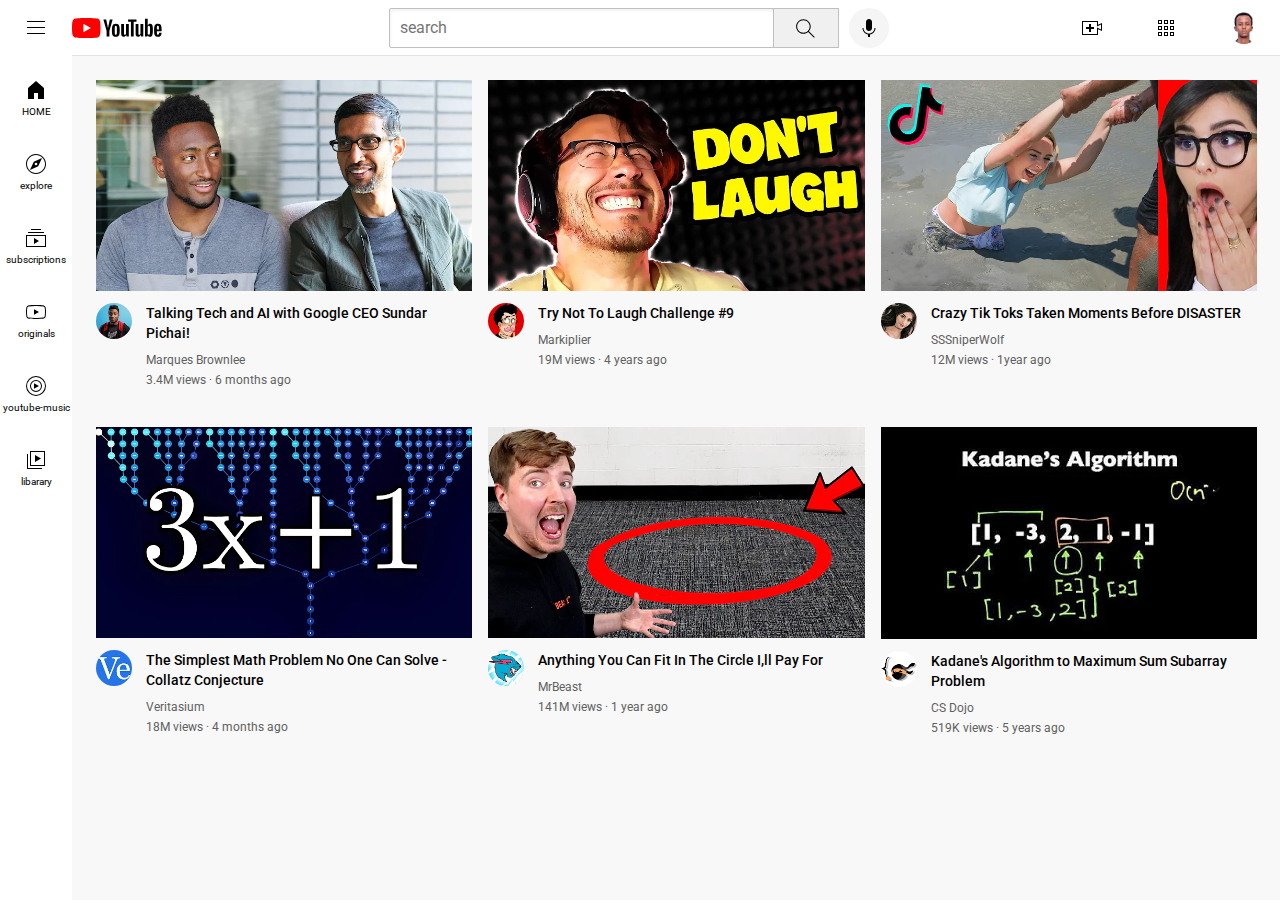
<file: index.html>
<!DOCTYPE html><html>
<head>
<title>youtube.com clone</title>
<link rel="preconnect" href="https://fonts.googleapis.com">
<link rel="preconnect" href="https://fonts.gstatic.com" crossorigin>
<link href="https://fonts.googleapis.com/css2?family=Roboto:wght@400;500;700&display=swap" rel="stylesheet">
<link rel="stylesheet" href="styles.css">
</head>












</head>
<body>
    <div class="header">
        <div class="left-section">   <img class="hamburger-menu" src="icons/hamburger-menu.svg">
        <img class="youtube-logo" src="icons/youtube-logo.svg"></div>
        <div class="middle-section"> <input class="search-bar" type="text" placeholder="search">
        <button class="search-button"><img class="search-icon" src="icons/search.svg">
            <div class="tooltip">search</div></button> 
        <button class="voice-search-button"><img class="voice-search-icon" src="icons/voice-search-icon.svg"></button></div>
          <div class="right-section"> <img class="upload-icon" src="icons/upload.svg"> <img class="youtube-apps-icon" src="icons/youtube-apps.svg">
            <img class="current-user-picture" src="channel- pictures/4432.jpg"></div>  
    
       
    </div>
    <div class="sidebar">
        <div class="sidebar-link"> <img src="icons/home.svg">
            
        <div>HOME</div></div>
        <div class="sidebar-link"><img src="icons/explore.svg"><div>explore</div></div>
        <div class="sidebar-link"><img src="icons/subscriptions.svg"><div>subscriptions</div></div>
        <div class="sidebar-link"><img src="icons/originals.svg"><div>originals</div></div>
        <div class="sidebar-link"><img src="icons/youtube-music.svg"><div>youtube-music</div></div>
        <div class="sidebar-link"><img src="icons/library.svg"><div>libarary</div></div>
    </div>
    <div class="video-grid">
        <div class="video-preview">
            <div class="thumbnail-row"> <img class="thumbnails" src="thumbnails/thumbnail-1.webp"></div>
            <div class="video-info-grid">
             <div class="channel-picture">
                 <img class="profile-picture"  src="channel- pictures/channel-1.jpeg">
             </div>
             <div class="video-info">
                 <p class="video-title"> Talking Tech and AI with Google CEO Sundar Pichai!</p>
         
         
                 <p class="video-author">Marques Brownlee</p>
            
            
                 <p class="video-stats">
                     3.4M views &#183; 6 months ago</p> 
             </div>
             
            
            </div>
         
                </div>
                <div class="video-preview">
                 <div class="thumbnail-row"> <img class="thumbnails" src="thumbnails/thumbnail-2 (1).webp"></div>
                 
                 <div class="video-info-grid">
                  <div class="channel-picture">
                      <img class="profile-picture"  src="channel- pictures/channel-2.jpeg">
                  </div>
                  <div class="video-info">
                      <p class="video-title"> Try Not To Laugh Challenge #9</p>
              
              
                      <p class="video-author">Markiplier</p>
                 
                 
                      <p class="video-stats">
                         19M views &#183; 4 years ago</p> 
                  </div>
                  
                 
                 </div>
              
                     </div>
                   
                     <div class="video-preview">
                         <div class="thumbnail-row"> <img class="thumbnails" src="thumbnails/thumbnail-3.webp"></div>
                         <div class="video-info-grid">
                          <div class="channel-picture">
                              <img class="profile-picture"  src="channel- pictures/channel-3.jpeg">
                          </div>
                          <div class="video-info">
                              <p class="video-title">
                                Crazy Tik Toks Taken Moments Before DISASTER</p>
                      
                      
                              <p class="video-author">SSSniperWolf</p>
                         
                         
                              <p class="video-stats">
                                12M views &#183; 1year ago</p> 
                          </div>
                          
                         
                         </div>
                      
                             </div>
                             <div class="video-preview">
         <div class="thumbnail-row"> <img class="thumbnails" src="thumbnails/thumbnail-4.webp"></div>
                              <div class="video-info-grid">
                               <div class="channel-picture">
                                   <img class="profile-picture"  src="channel- pictures/channel-4.jpeg">
                               </div>
                               <div class="video-info">
                                   <p class="video-title">
                                    The Simplest Math Problem No One Can Solve - Collatz Conjecture</p>
                           
                           
                                   <p class="video-author">Veritasium</p>
                              
                              
                                   <p class="video-stats">
                                    18M views  &#183; 4 months ago</p> 
                               </div>
                               
                              
                              </div>
                           
                                  </div>
                                  <div class="video-preview">
                 <div class="thumbnail-row"> <img class="thumbnails" src="thumbnails/thumbnail-6.webp"></div>
                                     <div class="video-info-grid">
                                      <div class="channel-picture">
                                          <img class="profile-picture"  src="channel- pictures/channel-6.jpeg">
                                      </div>
                                      <div class="video-info">
                                 <p class="video-title"> 
                                    Anything You Can Fit In The Circle I&#44;ll Pay For</p>
                                  
                                  
                                          <p class="video-author">MrBeast</p>
                                     
                                     
                                          <p class="video-stats">
                                            141M views &#183; 1 year ago</p> 
                                      </div>
                                      
                                     
                                     </div>
                                  
                                         </div>
                                         <div class="video-preview">
        <div class="thumbnail-row"> <img class="thumbnails" src="thumbnails/thumbnail-5.webp"></div>
                                          <div class="video-info-grid">
                                           <div class="channel-picture">
                                               <img class="profile-picture"  src="channel- pictures/channel-5.jpeg">
                                           </div>
                                           <div class="video-info">
                                               <p class="video-title"> 
                                                Kadane's Algorithm to Maximum Sum Subarray Problem</p>
                                       
                                       
                                               <p class="video-author">
                                                CS Dojo</p>
                                          
                                          
                                               <p class="video-stats">
                                                519K views &#183; 5 years ago</p> 
                                           </div>
                                           
                                          
                                          </div>
                                       
                                              </div>
    </div>
    
</body>


</html>
</file>
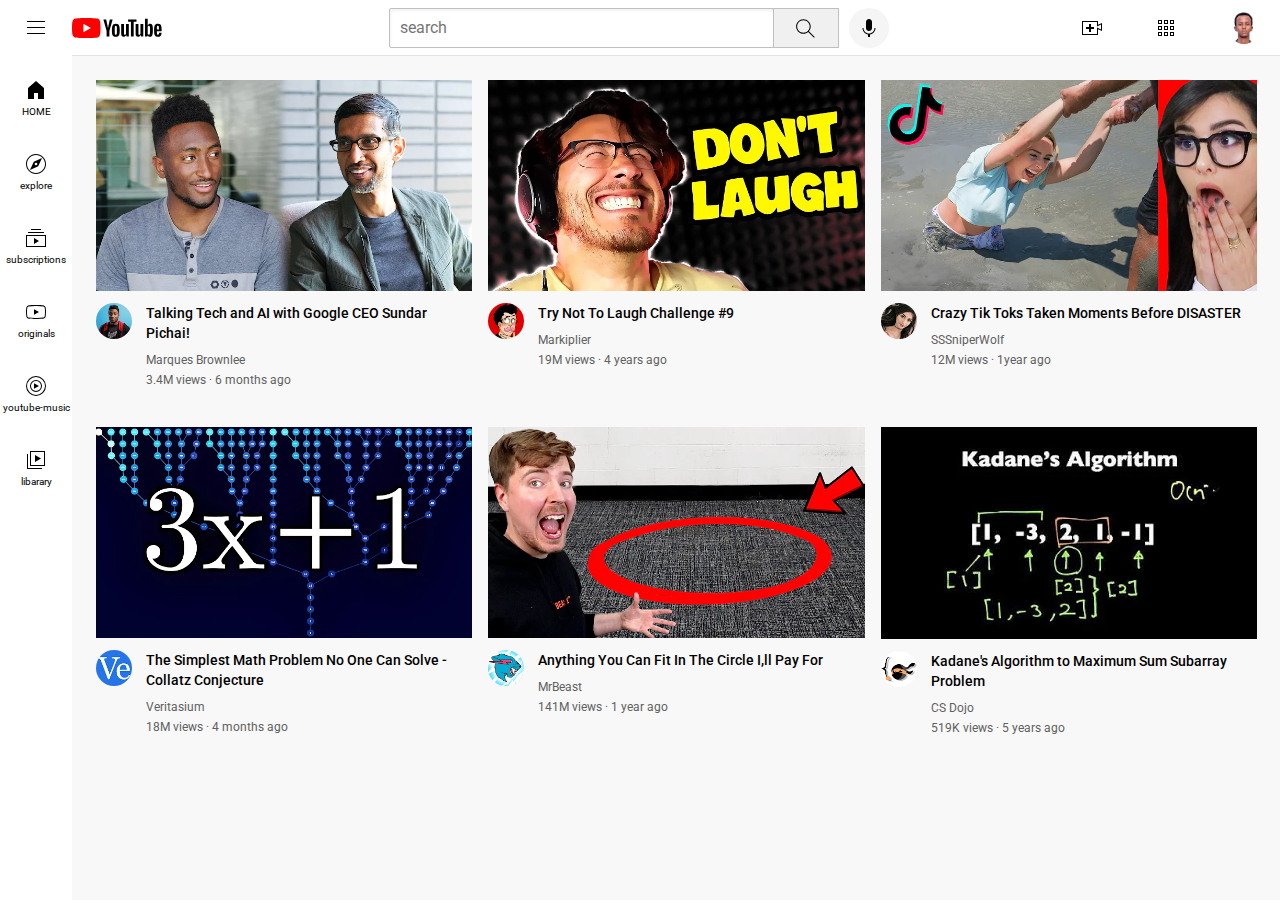
<file: youtube.html>
<!DOCTYPE html><html>
<head>
<title>youtube.com clone</title>
<link rel="preconnect" href="https://fonts.googleapis.com">
<link rel="preconnect" href="https://fonts.gstatic.com" crossorigin>
<link href="https://fonts.googleapis.com/css2?family=Roboto:wght@400;500;700&display=swap" rel="stylesheet">
<link rel="stylesheet" href="styles.css">
</head>












</head>
<body>
    <div class="header">
        <div class="left-section">   <img class="hamburger-menu" src="icons/hamburger-menu.svg">
        <img class="youtube-logo" src="icons/youtube-logo.svg"></div>
        <div class="middle-section"> <input class="search-bar" type="text" placeholder="search">
        <button class="search-button"><img class="search-icon" src="icons/search.svg">
            <div class="tooltip">search</div></button> 
        <button class="voice-search-button"><img class="voice-search-icon" src="icons/voice-search-icon.svg"></button></div>
          <div class="right-section"> <img class="upload-icon" src="icons/upload.svg"> <img class="youtube-apps-icon" src="icons/youtube-apps.svg">
            <img class="current-user-picture" src="channel- pictures/4432.jpg"></div>  
    
       
    </div>
    <div class="sidebar">
        <div class="sidebar-link"> <img src="icons/home.svg">
            
        <div>HOME</div></div>
        <div class="sidebar-link"><img src="icons/explore.svg"><div>explore</div></div>
        <div class="sidebar-link"><img src="icons/subscriptions.svg"><div>subscriptions</div></div>
        <div class="sidebar-link"><img src="icons/originals.svg"><div>originals</div></div>
        <div class="sidebar-link"><img src="icons/youtube-music.svg"><div>youtube-music</div></div>
        <div class="sidebar-link"><img src="icons/library.svg"><div>libarary</div></div>
    </div>
    <div class="video-grid">
        <div class="video-preview">
            <div class="thumbnail-row"> <img class="thumbnails" src="thumbnails/thumbnail-1.webp"></div>
            <div class="video-info-grid">
             <div class="channel-picture">
                 <img class="profile-picture"  src="channel- pictures/channel-1.jpeg">
             </div>
             <div class="video-info">
                 <p class="video-title"> Talking Tech and AI with Google CEO Sundar Pichai!</p>
         
         
                 <p class="video-author">Marques Brownlee</p>
            
            
                 <p class="video-stats">
                     3.4M views &#183; 6 months ago</p> 
             </div>
             
            
            </div>
         
                </div>
                <div class="video-preview">
                 <div class="thumbnail-row"> <img class="thumbnails" src="thumbnails/thumbnail-2 (1).webp"></div>
                 
                 <div class="video-info-grid">
                  <div class="channel-picture">
                      <img class="profile-picture"  src="channel- pictures/channel-2.jpeg">
                  </div>
                  <div class="video-info">
                      <p class="video-title"> Try Not To Laugh Challenge #9</p>
              
              
                      <p class="video-author">Markiplier</p>
                 
                 
                      <p class="video-stats">
                         19M views &#183; 4 years ago</p> 
                  </div>
                  
                 
                 </div>
              
                     </div>
                   
                     <div class="video-preview">
                         <div class="thumbnail-row"> <img class="thumbnails" src="thumbnails/thumbnail-3.webp"></div>
                         <div class="video-info-grid">
                          <div class="channel-picture">
                              <img class="profile-picture"  src="channel- pictures/channel-3.jpeg">
                          </div>
                          <div class="video-info">
                              <p class="video-title">
                                Crazy Tik Toks Taken Moments Before DISASTER</p>
                      
                      
                              <p class="video-author">SSSniperWolf</p>
                         
                         
                              <p class="video-stats">
                                12M views &#183; 1year ago</p> 
                          </div>
                          
                         
                         </div>
                      
                             </div>
                             <div class="video-preview">
         <div class="thumbnail-row"> <img class="thumbnails" src="thumbnails/thumbnail-4.webp"></div>
                              <div class="video-info-grid">
                               <div class="channel-picture">
                                   <img class="profile-picture"  src="channel- pictures/channel-4.jpeg">
                               </div>
                               <div class="video-info">
                                   <p class="video-title">
                                    The Simplest Math Problem No One Can Solve - Collatz Conjecture</p>
                           
                           
                                   <p class="video-author">Veritasium</p>
                              
                              
                                   <p class="video-stats">
                                    18M views  &#183; 4 months ago</p> 
                               </div>
                               
                              
                              </div>
                           
                                  </div>
                                  <div class="video-preview">
                 <div class="thumbnail-row"> <img class="thumbnails" src="thumbnails/thumbnail-6.webp"></div>
                                     <div class="video-info-grid">
                                      <div class="channel-picture">
                                          <img class="profile-picture"  src="channel- pictures/channel-6.jpeg">
                                      </div>
                                      <div class="video-info">
                                 <p class="video-title"> 
                                    Anything You Can Fit In The Circle I&#44;ll Pay For</p>
                                  
                                  
                                          <p class="video-author">MrBeast</p>
                                     
                                     
                                          <p class="video-stats">
                                            141M views &#183; 1 year ago</p> 
                                      </div>
                                      
                                     
                                     </div>
                                  
                                         </div>
                                         <div class="video-preview">
        <div class="thumbnail-row"> <img class="thumbnails" src="thumbnails/thumbnail-5.webp"></div>
                                          <div class="video-info-grid">
                                           <div class="channel-picture">
                                               <img class="profile-picture"  src="channel- pictures/channel-5.jpeg">
                                           </div>
                                           <div class="video-info">
                                               <p class="video-title"> 
                                                Kadane's Algorithm to Maximum Sum Subarray Problem</p>
                                       
                                       
                                               <p class="video-author">
                                                CS Dojo</p>
                                          
                                          
                                               <p class="video-stats">
                                                519K views &#183; 5 years ago</p> 
                                           </div>
                                           
                                          
                                          </div>
                                       
                                              </div>
    </div>
    
</body>


</html>
</file>
<file: styles.css>
p{
    font-family:roboto,arial;
    margin-top:0%;
    margin-bottom: 0%;
  }
.thumbnails{
    width: 100%;
  
   
    
}
    
 body{
    margin: 0%;
    padding-top: 80px;
    padding-left: 96px;
    padding-right: 23px;
    background-color: rgb(248, 248, 248);
 }
.video-title{
    margin: 0%;
    font-size: 14px;
    font-weight: 500;
    line-height: 20px;
    margin-bottom: 10px;
}


.video-info-grid{
    display: grid;
    grid-template-columns: 50px 1fr;
}

.channel-picture{
    
}
.video-info{
    
}
.profile-picture{
    width: 36px;
    border-radius: 50px;
}
.thumbnail-row{
    margin-bottom: 8px;
position: relative;
}
.video-author{
    font-size:12px;
    color:rgb(96, 96, 96)
    
}
.video-stats{
    font-size: 12px;
    color:rgb(96, 96, 96)
}
.video-author{
    margin-bottom: 6px;
}
.video-grid{
    display: grid;
    grid-template-columns: 1fr 1fr 1fr;
    column-gap: 16px;
    row-gap: 40px;
}
@media(max-width:750px) {
    .video-grid {
        grid-template-columns: 1fr 1fr;
    }
}
@media(min-width:751px) and (max-width:999px){
    .video-grid {
        grid-template-columns: 1fr 1fr 1fr;}
}

@media(min-width:1000px) {   
    .video-grid {
        grid-template-columns: 1fr 1fr 1fr ;}
}


.header{
    height: 55px;
    display: flex;
    flex-direction: row;
    justify-content: space-between;
    position: fixed;
    top: 0;
    left: 0;
    right: 0;
    z-index: 100;
    background-color: white;
    border-bottom-width: 1px;
    border-bottom-style: solid;
    border-bottom-color: rgb(228, 228, 228);
}
.left-section{
    display: flex;
    align-items: center;
}
.middle-section{
   
    flex: 1;
    margin-left: 70px;
    margin-right: 35px;
    max-width: 500px;
    display: flex;
    align-items: center;
}
.right-section{
    width: 180px;
    margin-right: 20px;
    display: flex;
    align-items: center;
    justify-content: space-between;
    flex-shrink: 0;
}
.hamburger-menu{
    height: 24px;
    margin-left: 24px;
    margin-right: 24px;
}
.youtube-logo{
    height: 20px;
   
}
.search-bar{
    flex: 1;
    height: 36px;
    padding-left: 10px;
    font-size: 16px;
    border-width: 1px;
    border-style: solid;
    border-color: rgb(192, 192, 192);
    border-radius: 2px;
    box-shadow: inset 1px 2px 3px rgba(0, 0, 0, 0.05);
    width: 0;
}
.search-bar::placeholder{
    font-family: roboto,arial;
    font-size: 16px;
}
.search-button{
    height: 40px;
    width: 66px;
    background-color: rgb(240, 240, 240);
    border-width: 1px;
    border-style: solid;
    border-color: rgb(192, 192, 192);
    margin-left: -1px;
    margin-right: 10px;
    position: relative;
}
.voice-search-button{
    height: 40px;
    width: 40px;
    border-radius: 20px;
    border: none;
    background-color: rgb(245, 245, 245);
}
.voice-search-icon{
    height: 24px;
    margin-top: 4px;
   
}
.search-icon{
    height: 25px;
    margin-top: 4px;
}
.upload-icon{
    height: 24px;
}
.youtube-apps-icon{
    height: 24px;
}

.current-user-picture{
height: 32px;
border-radius: 16px;
}
.sidebar{
    position: fixed;
    left: 0px;
    bottom: 0px;
    top: 55px;
    background-color: white;
    width: 72px;
    z-index: 200;
    padding-top: 5px;
    cursor: pointer;
    
}
.sidebar-link{
  
    height: 74px;
    display: flex;
    justify-content: center;
    align-items: center;
    flex-direction: column;
 
}
.sidebar-link:hover{
    background-color: rgb(235, 235, 235);
}
.sidebar-link img {
    height: 24px;
    margin-bottom: 4px;
}
.sidebar-link div {
    font-family: roboto,arial;
    font-size: 10px;
}
.search-button .tooltip{
position: absolute;
background-color: gray;
color: white;
padding-top: 4px;
padding-bottom: 4px;
padding-left: 8px;
padding-right: 8px;
border-radius: 2px;
font-size: 12px;
bottom: -30px;
opacity: 0;
transition: opacity 0.15s;
 pointer-events: none;
 
}

.search-button:hover .tooltip{
    opacity: 1;
}
.search-button{
    position: relative;
}
</file>
